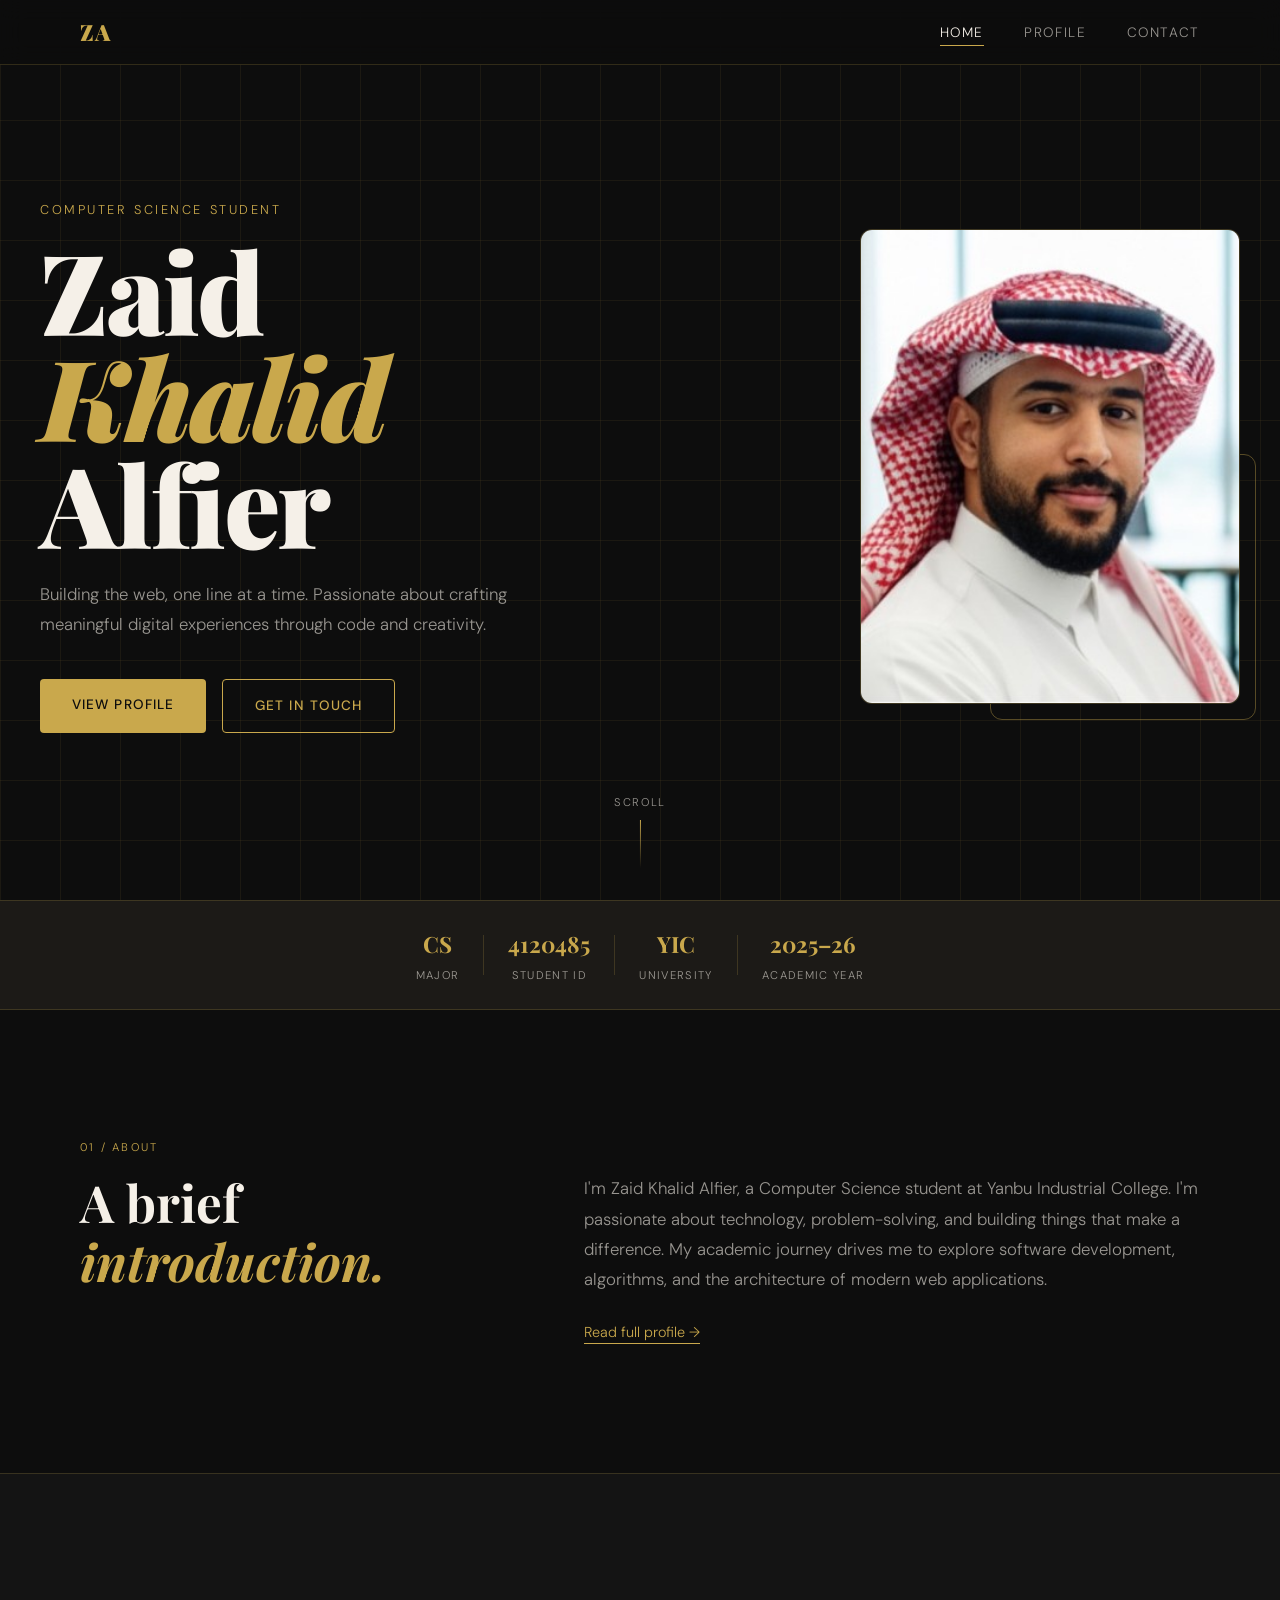
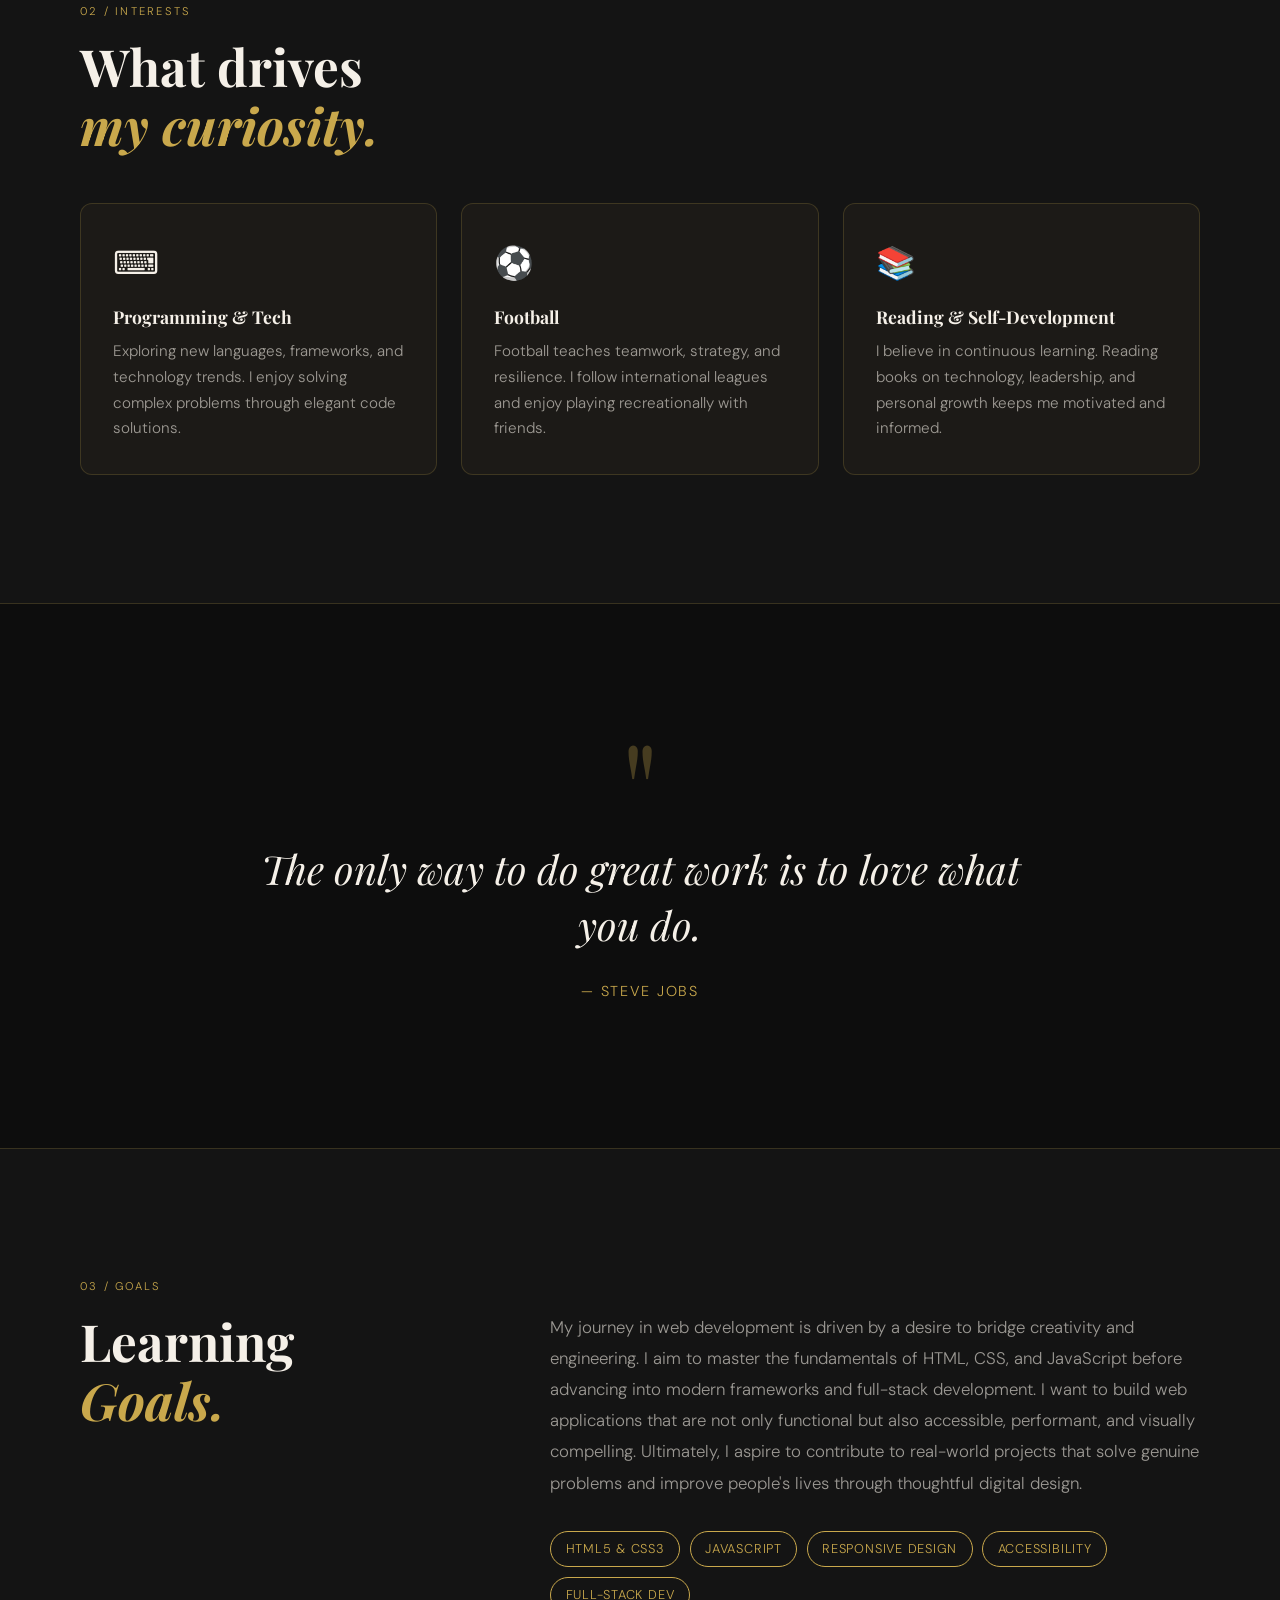
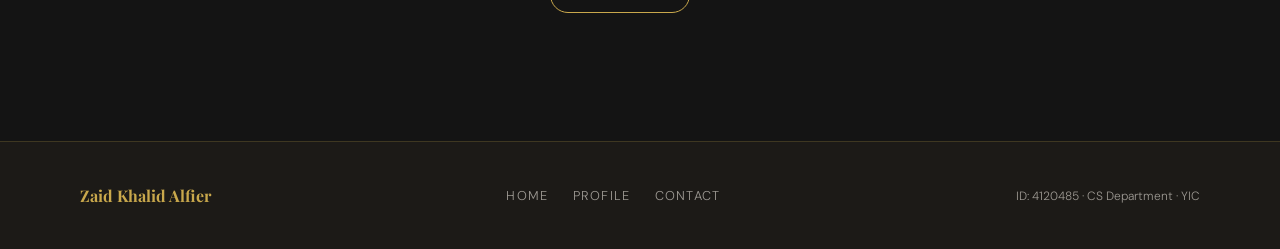
<file: index.html>
<!DOCTYPE html>
<html lang="en">
<head>
  <meta charset="UTF-8" />
  <meta name="viewport" content="width=device-width, initial-scale=1.0" />
  <title>Zaid Khalid Alfier — Portfolio</title>
  <link rel="stylesheet" href="style.css" />
  <link rel="preconnect" href="https://fonts.googleapis.com">
  <link href="https://fonts.googleapis.com/css2?family=Playfair+Display:wght@400;700;900&family=DM+Sans:wght@300;400;500&display=swap" rel="stylesheet">
</head>
<body>

  <!-- NAVIGATION -->
  <header class="site-header">
    <nav class="nav" role="navigation" aria-label="Main navigation">
      <a href="index.html" class="nav-logo" aria-label="Home">ZA</a>
      <ul class="nav-links" role="list">
        <li><a href="index.html" class="nav-link active" aria-current="page">Home</a></li>
        <li><a href="profile.html" class="nav-link">Profile</a></li>
        <li><a href="contact.html" class="nav-link">Contact</a></li>
      </ul>
      <button class="menu-toggle" aria-label="Toggle menu" aria-expanded="false" onclick="toggleMenu(this)">
        <span></span><span></span><span></span>
      </button>
    </nav>
    <div class="mobile-menu" id="mobileMenu" role="navigation" aria-label="Mobile navigation">
      <a href="index.html" class="mob-link active">Home</a>
      <a href="profile.html" class="mob-link">Profile</a>
      <a href="contact.html" class="mob-link">Contact</a>
    </div>
  </header>

  <main>

    <!-- HERO -->
    <section class="hero" aria-label="Introduction">
      <div class="hero-bg-grid" aria-hidden="true"></div>
      <div class="hero-content">
        <div class="hero-text">
          <p class="hero-eyebrow">Computer Science Student</p>
          <h1 class="hero-title">
            Zaid<br/>
            <span class="hero-title-accent">Khalid</span><br/>
            Alfier
          </h1>
          <p class="hero-subtitle">Building the web, one line at a time. Passionate about crafting meaningful digital experiences through code and creativity.</p>
          <div class="hero-cta" role="group" aria-label="Call to action buttons">
            <a href="profile.html" class="btn-primary">View Profile</a>
            <a href="contact.html" class="btn-secondary">Get In Touch</a>
          </div>
        </div>
        <div class="hero-photo-wrap" aria-label="Profile photo">
          <div class="hero-photo-frame">
            <img src="photo_4120485.jpg" alt="Zaid Khalid Alfier — profile photo" class="hero-photo" onerror="this.style.display='none'; this.nextElementSibling.style.display='flex';" />
            <div class="photo-fallback" aria-label="ZKA initials placeholder">ZKA</div>
          </div>
          <div class="hero-photo-deco" aria-hidden="true"></div>
        </div>
      </div>
      <div class="hero-scroll-hint" aria-hidden="true">
        <span>scroll</span>
        <div class="scroll-line"></div>
      </div>
    </section>

    <!-- QUICK STATS -->
    <section class="stats-bar" aria-label="Quick facts">
      <div class="stats-inner">
        <div class="stat">
          <span class="stat-num">CS</span>
          <span class="stat-label">Major</span>
        </div>
        <div class="stat-divider" aria-hidden="true"></div>
        <div class="stat">
          <span class="stat-num">4120485</span>
          <span class="stat-label">Student ID</span>
        </div>
        <div class="stat-divider" aria-hidden="true"></div>
        <div class="stat">
          <span class="stat-num">YIC</span>
          <span class="stat-label">University</span>
        </div>
        <div class="stat-divider" aria-hidden="true"></div>
        <div class="stat">
          <span class="stat-num">2025–26</span>
          <span class="stat-label">Academic Year</span>
        </div>
      </div>
    </section>

    <!-- ABOUT SNAPSHOT -->
    <section class="about-snap" aria-labelledby="about-heading">
      <div class="container">
        <div class="section-label" aria-hidden="true">01 / About</div>
        <div class="about-grid">
          <div class="about-left">
            <h2 id="about-heading" class="section-title">A brief<br/><em>introduction.</em></h2>
          </div>
          <div class="about-right">
            <p class="about-text">I'm Zaid Khalid Alfier, a Computer Science student at Yanbu Industrial College. I'm passionate about technology, problem-solving, and building things that make a difference. My academic journey drives me to explore software development, algorithms, and the architecture of modern web applications.</p>
            <a href="profile.html" class="text-link" aria-label="Read full profile">Read full profile →</a>
          </div>
        </div>
      </div>
    </section>

    <!-- INTERESTS -->
    <section class="interests" aria-labelledby="interests-heading">
      <div class="container">
        <div class="section-label" aria-hidden="true">02 / Interests</div>
        <h2 id="interests-heading" class="section-title">What drives<br/><em>my curiosity.</em></h2>
        <div class="interests-grid" role="list">
          <article class="interest-card" role="listitem">
            <div class="interest-icon" aria-hidden="true">⌨️</div>
            <h3>Programming & Tech</h3>
            <p>Exploring new languages, frameworks, and technology trends. I enjoy solving complex problems through elegant code solutions.</p>
          </article>
          <article class="interest-card" role="listitem">
            <div class="interest-icon" aria-hidden="true">⚽</div>
            <h3>Football</h3>
            <p>Football teaches teamwork, strategy, and resilience. I follow international leagues and enjoy playing recreationally with friends.</p>
          </article>
          <article class="interest-card" role="listitem">
            <div class="interest-icon" aria-hidden="true">📚</div>
            <h3>Reading & Self-Development</h3>
            <p>I believe in continuous learning. Reading books on technology, leadership, and personal growth keeps me motivated and informed.</p>
          </article>
        </div>
      </div>
    </section>

    <!-- QUOTE -->
    <section class="quote-section" aria-labelledby="quote-heading">
      <div class="container">
        <h2 class="sr-only" id="quote-heading">Favorite Quote</h2>
        <blockquote class="featured-quote">
          <div class="quote-mark" aria-hidden="true">"</div>
          <p class="quote-text">The only way to do great work is to love what you do.</p>
          <footer class="quote-attribution">
            <cite>— Steve Jobs</cite>
          </footer>
        </blockquote>
      </div>
    </section>

    <!-- LEARNING GOALS -->
    <section class="goals" aria-labelledby="goals-heading">
      <div class="container">
        <div class="section-label" aria-hidden="true">03 / Goals</div>
        <div class="goals-grid">
          <div class="goals-left">
            <h2 id="goals-heading" class="section-title">Learning<br/><em>Goals.</em></h2>
          </div>
          <div class="goals-right">
            <p class="goals-text">My journey in web development is driven by a desire to bridge creativity and engineering. I aim to master the fundamentals of HTML, CSS, and JavaScript before advancing into modern frameworks and full-stack development. I want to build web applications that are not only functional but also accessible, performant, and visually compelling. Ultimately, I aspire to contribute to real-world projects that solve genuine problems and improve people's lives through thoughtful digital design.</p>
            <div class="goals-tags" role="list" aria-label="Learning topics">
              <span class="tag" role="listitem">HTML5 & CSS3</span>
              <span class="tag" role="listitem">JavaScript</span>
              <span class="tag" role="listitem">Responsive Design</span>
              <span class="tag" role="listitem">Accessibility</span>
              <span class="tag" role="listitem">Full-Stack Dev</span>
            </div>
          </div>
        </div>
      </div>
    </section>

  </main>

  <!-- FOOTER -->
  <footer class="site-footer" role="contentinfo">
    <div class="container footer-inner">
      <p class="footer-name">Zaid Khalid Alfier</p>
      <nav class="footer-nav" aria-label="Footer navigation">
        <a href="index.html">Home</a>
        <a href="profile.html">Profile</a>
        <a href="contact.html">Contact</a>
      </nav>
      <p class="footer-id">ID: 4120485 · CS Department · YIC</p>
    </div>
  </footer>

  <script>
    function toggleMenu(btn) {
      const menu = document.getElementById('mobileMenu');
      const expanded = btn.getAttribute('aria-expanded') === 'true';
      btn.setAttribute('aria-expanded', !expanded);
      menu.classList.toggle('open');
    }
  </script>
</body>
</html>
</file>
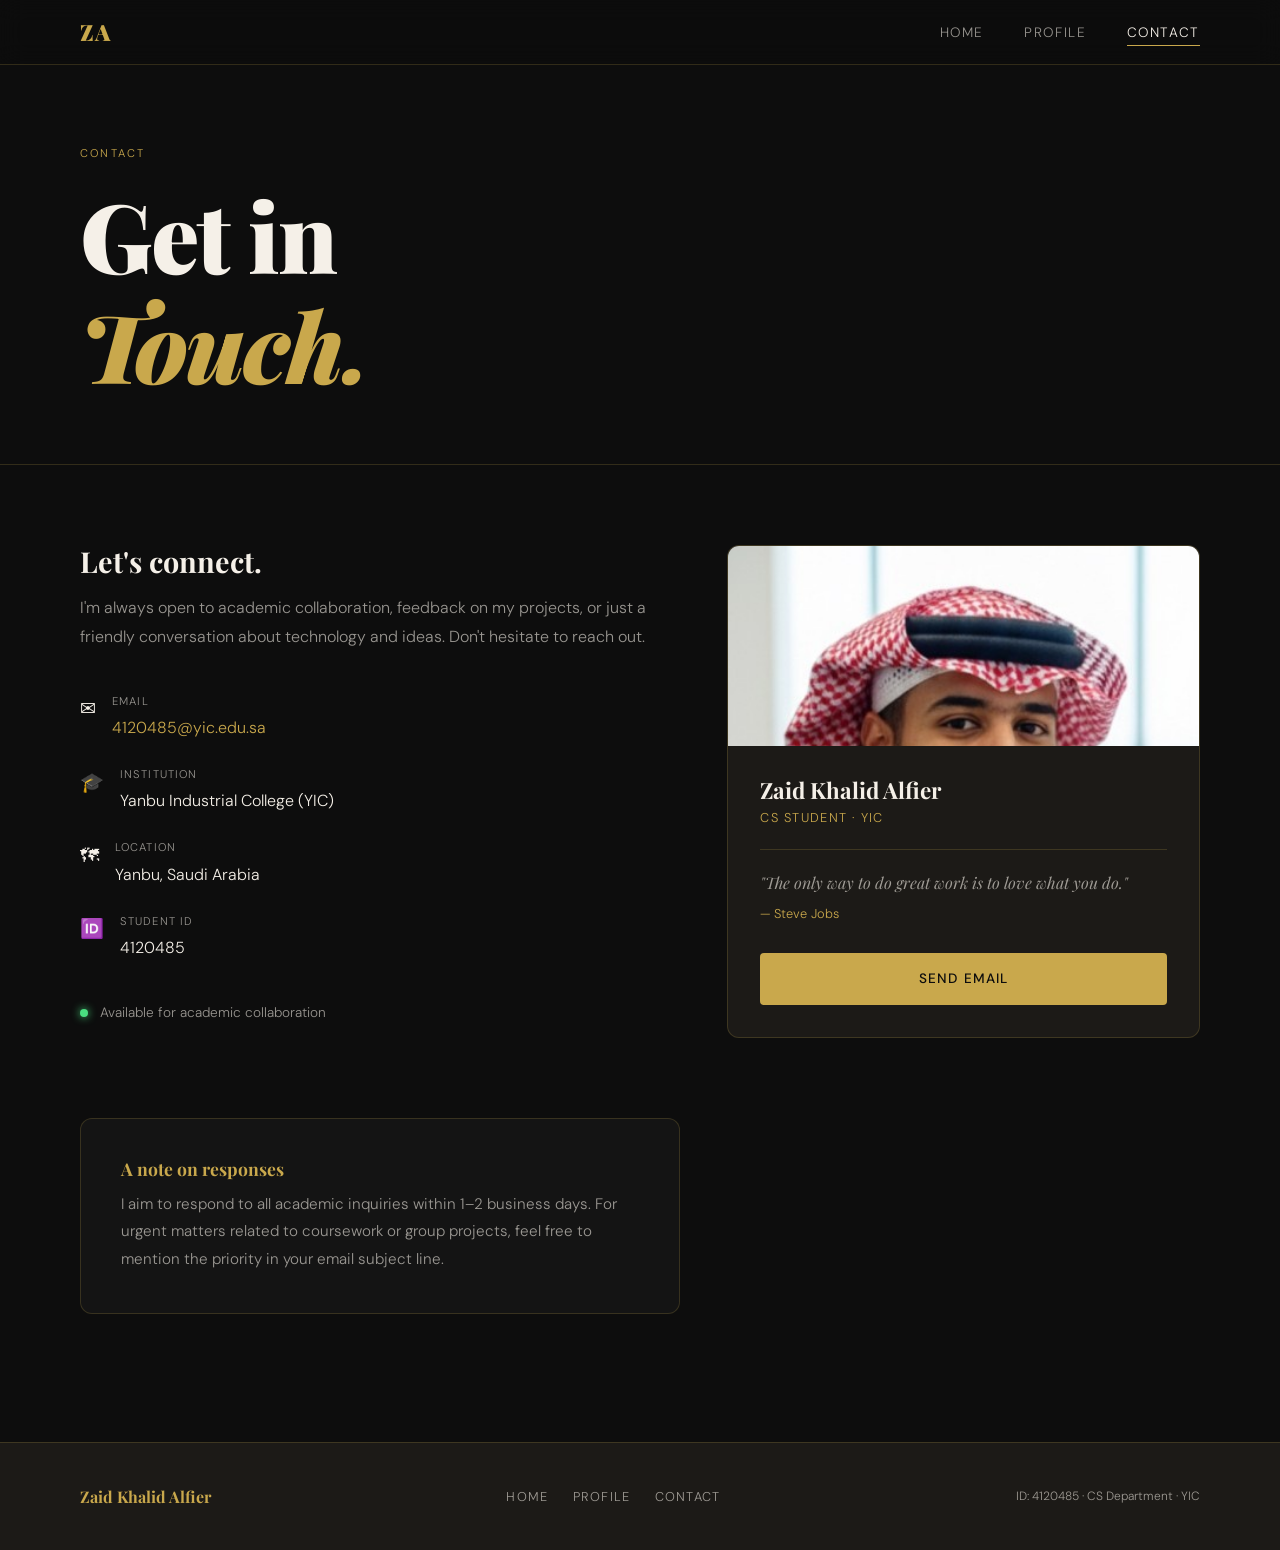
<file: contact.html>
<!DOCTYPE html>
<html lang="en">
<head>
  <meta charset="UTF-8" />
  <meta name="viewport" content="width=device-width, initial-scale=1.0" />
  <title>Contact — Zaid Khalid Alfier</title>
  <link rel="stylesheet" href="style.css" />
  <link rel="preconnect" href="https://fonts.googleapis.com">
  <link href="https://fonts.googleapis.com/css2?family=Playfair+Display:wght@400;700;900&family=DM+Sans:wght@300;400;500&display=swap" rel="stylesheet">
</head>
<body>

  <header class="site-header">
    <nav class="nav" role="navigation" aria-label="Main navigation">
      <a href="index.html" class="nav-logo" aria-label="Home">ZA</a>
      <ul class="nav-links" role="list">
        <li><a href="index.html" class="nav-link">Home</a></li>
        <li><a href="profile.html" class="nav-link">Profile</a></li>
        <li><a href="contact.html" class="nav-link active" aria-current="page">Contact</a></li>
      </ul>
      <button class="menu-toggle" aria-label="Toggle menu" aria-expanded="false" onclick="toggleMenu(this)">
        <span></span><span></span><span></span>
      </button>
    </nav>
    <div class="mobile-menu" id="mobileMenu" role="navigation" aria-label="Mobile navigation">
      <a href="index.html" class="mob-link">Home</a>
      <a href="profile.html" class="mob-link">Profile</a>
      <a href="contact.html" class="mob-link active">Contact</a>
    </div>
  </header>

  <main>

    <!-- PAGE HERO -->
    <section class="page-hero" aria-label="Page title">
      <div class="container">
        <div class="section-label" aria-hidden="true">Contact</div>
        <h1 class="page-title">Get in<br/><em>Touch.</em></h1>
      </div>
    </section>

    <!-- CONTACT LAYOUT -->
    <section class="contact-section" aria-labelledby="contact-heading">
      <div class="container">
        <div class="contact-grid">

          <!-- LEFT: INFO -->
          <div class="contact-info" aria-labelledby="contact-heading">
            <h2 id="contact-heading" class="contact-info-title">Let's connect.</h2>
            <p class="contact-info-text">I'm always open to academic collaboration, feedback on my projects, or just a friendly conversation about technology and ideas. Don't hesitate to reach out.</p>

            <ul class="contact-details" role="list">
              <li class="contact-detail-item" role="listitem">
                <div class="contact-icon" aria-hidden="true">✉</div>
                <div>
                  <p class="contact-detail-label">Email</p>
                  <a href="mailto:4120485@yic.edu.sa" class="contact-detail-value">4120485@yic.edu.sa</a>
                </div>
              </li>
              <li class="contact-detail-item" role="listitem">
                <div class="contact-icon" aria-hidden="true">🎓</div>
                <div>
                  <p class="contact-detail-label">Institution</p>
                  <p class="contact-detail-value">Yanbu Industrial College (YIC)</p>
                </div>
              </li>
              <li class="contact-detail-item" role="listitem">
                <div class="contact-icon" aria-hidden="true">🗺</div>
                <div>
                  <p class="contact-detail-label">Location</p>
                  <p class="contact-detail-value">Yanbu, Saudi Arabia</p>
                </div>
              </li>
              <li class="contact-detail-item" role="listitem">
                <div class="contact-icon" aria-hidden="true">🆔</div>
                <div>
                  <p class="contact-detail-label">Student ID</p>
                  <p class="contact-detail-value">4120485</p>
                </div>
              </li>
            </ul>

            <div class="contact-availability" role="status">
              <span class="avail-dot" aria-hidden="true"></span>
              <span>Available for academic collaboration</span>
            </div>
          </div>

          <!-- RIGHT: CONTACT CARD -->
          <div class="contact-card-wrap">
            <div class="contact-card" aria-label="Contact information card">
              <div class="card-photo-area">
                <img src="photo_4120485.jpg" alt="Zaid Khalid Alfier" class="card-photo" onerror="this.style.display='none'; this.nextElementSibling.style.display='flex';" />
                <div class="photo-fallback" aria-label="ZKA initials placeholder">ZKA</div>
              </div>
              <div class="card-body">
                <h3 class="card-name">Zaid Khalid Alfier</h3>
                <p class="card-role">CS Student · YIC</p>
                <hr class="card-divider" aria-hidden="true" />
                <p class="card-quote">"The only way to do great work is to love what you do."</p>
                <p class="card-quote-attr">— Steve Jobs</p>
                <a href="mailto:4120485@yic.edu.sa" class="btn-primary card-btn" aria-label="Send email to Zaid">Send Email</a>
              </div>
            </div>
          </div>

        </div>

        <!-- ADDITIONAL INFO -->
        <div class="contact-bottom" aria-labelledby="response-heading">
          <h2 id="response-heading" class="contact-bottom-title">A note on responses</h2>
          <p>I aim to respond to all academic inquiries within 1–2 business days. For urgent matters related to coursework or group projects, feel free to mention the priority in your email subject line.</p>
        </div>

      </div>
    </section>

  </main>

  <footer class="site-footer" role="contentinfo">
    <div class="container footer-inner">
      <p class="footer-name">Zaid Khalid Alfier</p>
      <nav class="footer-nav" aria-label="Footer navigation">
        <a href="index.html">Home</a>
        <a href="profile.html">Profile</a>
        <a href="contact.html">Contact</a>
      </nav>
      <p class="footer-id">ID: 4120485 · CS Department · YIC</p>
    </div>
  </footer>

  <script>
    function toggleMenu(btn) {
      const menu = document.getElementById('mobileMenu');
      const expanded = btn.getAttribute('aria-expanded') === 'true';
      btn.setAttribute('aria-expanded', !expanded);
      menu.classList.toggle('open');
    }
  </script>
</body>
</html>
</file>
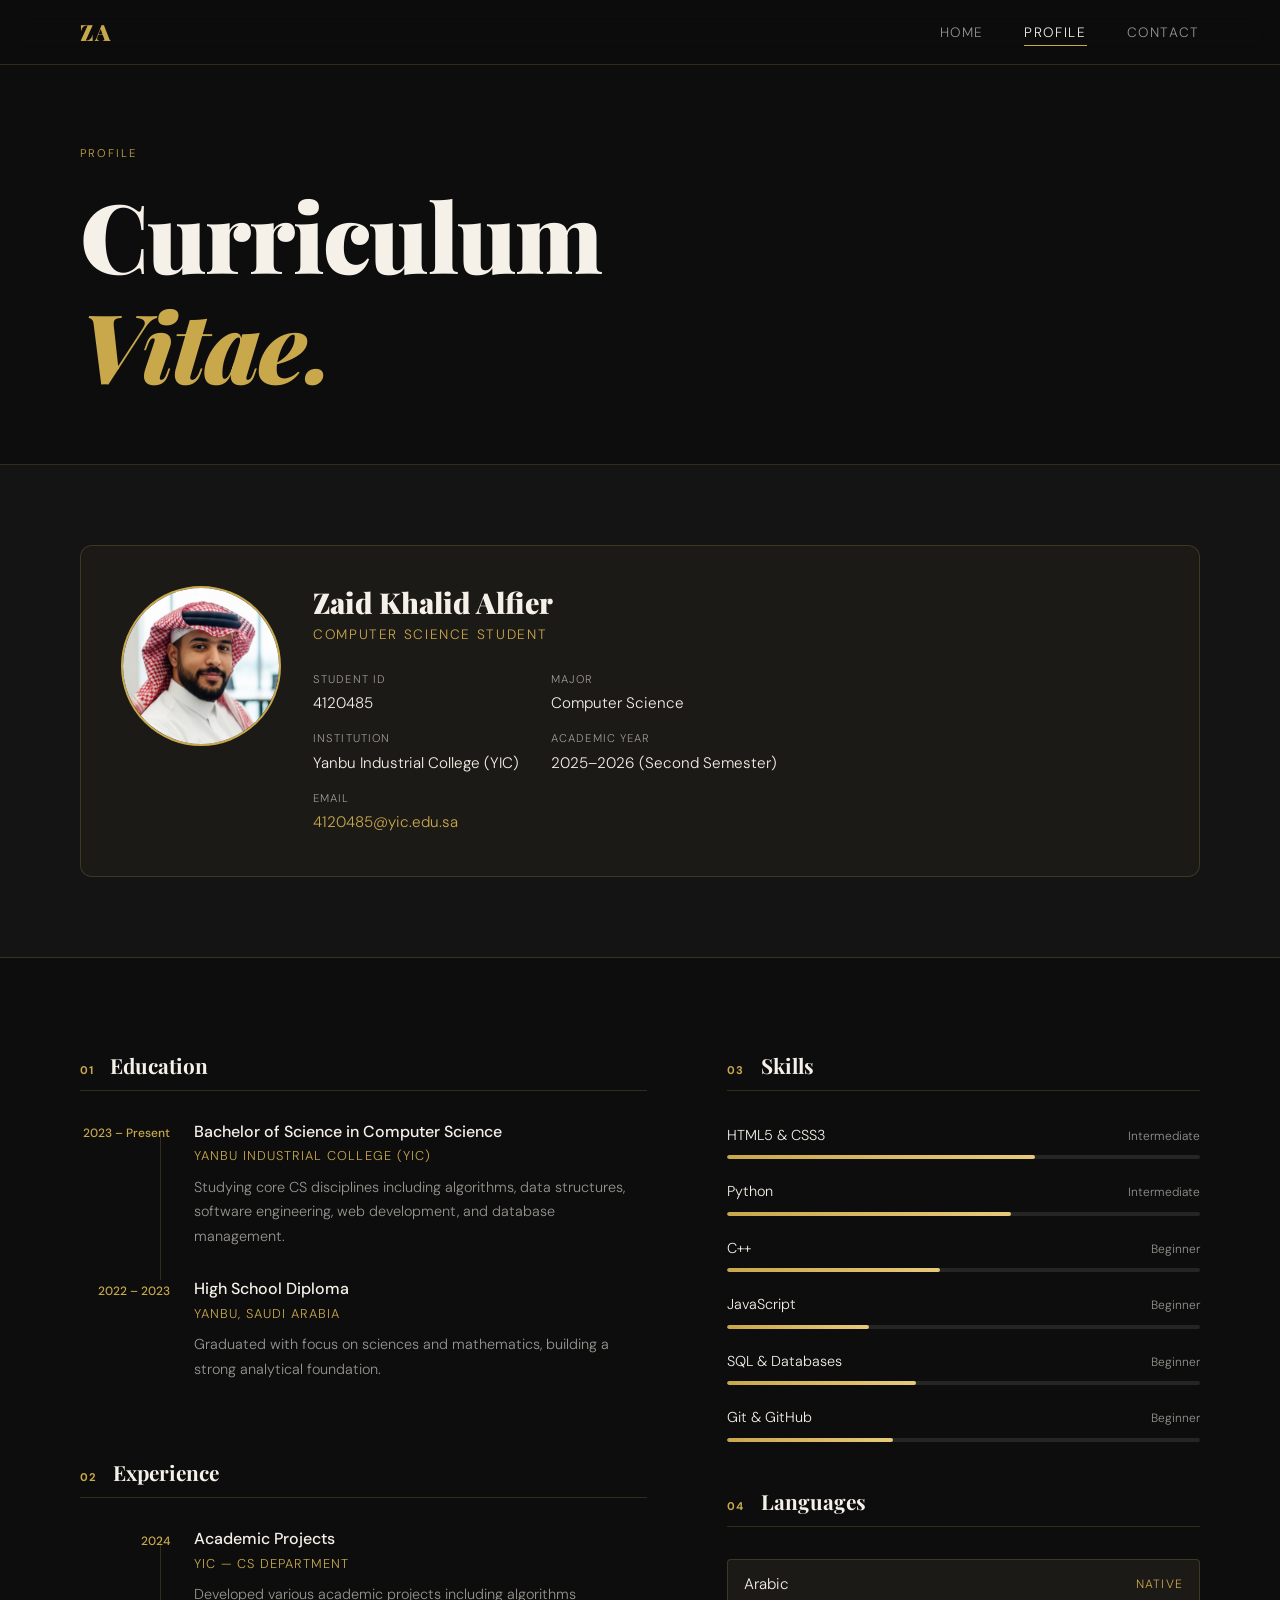
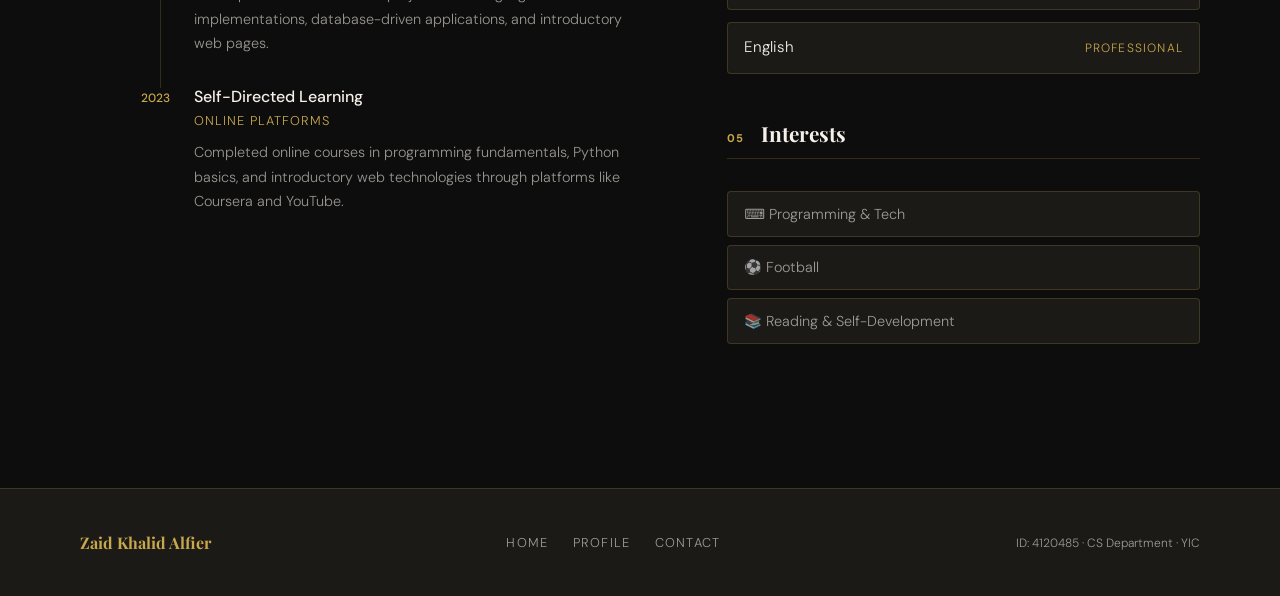
<file: profile.html>
<!DOCTYPE html>
<html lang="en">
<head>
  <meta charset="UTF-8" />
  <meta name="viewport" content="width=device-width, initial-scale=1.0" />
  <title>Profile — Zaid Khalid Alfier</title>
  <link rel="stylesheet" href="style.css" />
  <link rel="preconnect" href="https://fonts.googleapis.com">
  <link href="https://fonts.googleapis.com/css2?family=Playfair+Display:wght@400;700;900&family=DM+Sans:wght@300;400;500&display=swap" rel="stylesheet">
</head>
<body>

  <header class="site-header">
    <nav class="nav" role="navigation" aria-label="Main navigation">
      <a href="index.html" class="nav-logo" aria-label="Home">ZA</a>
      <ul class="nav-links" role="list">
        <li><a href="index.html" class="nav-link">Home</a></li>
        <li><a href="profile.html" class="nav-link active" aria-current="page">Profile</a></li>
        <li><a href="contact.html" class="nav-link">Contact</a></li>
      </ul>
      <button class="menu-toggle" aria-label="Toggle menu" aria-expanded="false" onclick="toggleMenu(this)">
        <span></span><span></span><span></span>
      </button>
    </nav>
    <div class="mobile-menu" id="mobileMenu" role="navigation" aria-label="Mobile navigation">
      <a href="index.html" class="mob-link">Home</a>
      <a href="profile.html" class="mob-link active">Profile</a>
      <a href="contact.html" class="mob-link">Contact</a>
    </div>
  </header>

  <main>

    <!-- PAGE HERO -->
    <section class="page-hero" aria-label="Page title">
      <div class="container">
        <div class="section-label" aria-hidden="true">Profile</div>
        <h1 class="page-title">Curriculum<br/><em>Vitae.</em></h1>
      </div>
    </section>

    <!-- PROFILE CARD -->
    <section class="profile-section" aria-labelledby="profile-id">
      <div class="container">
        <div class="profile-card">
          <div class="profile-card-photo">
            <img src="photo_4120485.jpg" alt="Zaid Khalid Alfier" class="profile-img" onerror="this.style.display='none'; this.nextElementSibling.style.display='flex';" />
            <div class="photo-fallback large" aria-label="ZKA initials placeholder">ZKA</div>
          </div>
          <div class="profile-card-info">
            <h2 id="profile-id" class="profile-name">Zaid Khalid Alfier</h2>
            <p class="profile-role">Computer Science Student</p>
            <dl class="profile-meta">
              <div class="meta-row">
                <dt>Student ID</dt>
                <dd>4120485</dd>
              </div>
              <div class="meta-row">
                <dt>Major</dt>
                <dd>Computer Science</dd>
              </div>
              <div class="meta-row">
                <dt>Institution</dt>
                <dd>Yanbu Industrial College (YIC)</dd>
              </div>
              <div class="meta-row">
                <dt>Academic Year</dt>
                <dd>2025–2026 (Second Semester)</dd>
              </div>
              <div class="meta-row">
                <dt>Email</dt>
                <dd><a href="mailto:4120485@yic.edu.sa">4120485@yic.edu.sa</a></dd>
              </div>
            </dl>
          </div>
        </div>
      </div>
    </section>

    <!-- CV CONTENT GRID -->
    <section class="cv-section" aria-label="Curriculum Vitae details">
      <div class="container">
        <div class="cv-grid">

          <!-- LEFT COLUMN -->
          <div class="cv-left">

            <!-- EDUCATION -->
            <article class="cv-block" aria-labelledby="edu-heading">
              <h2 id="edu-heading" class="cv-block-title">
                <span class="cv-num" aria-hidden="true">01</span>
                Education
              </h2>
              <div class="cv-timeline">
                <div class="timeline-item">
                  <div class="timeline-year">2023 – Present</div>
                  <div class="timeline-content">
                    <h3>Bachelor of Science in Computer Science</h3>
                    <p class="timeline-place">Yanbu Industrial College (YIC)</p>
                    <p>Studying core CS disciplines including algorithms, data structures, software engineering, web development, and database management.</p>
                  </div>
                </div>
                <div class="timeline-item">
                  <div class="timeline-year">2022 – 2023</div>
                  <div class="timeline-content">
                    <h3>High School Diploma</h3>
                    <p class="timeline-place">Yanbu, Saudi Arabia</p>
                    <p>Graduated with focus on sciences and mathematics, building a strong analytical foundation.</p>
                  </div>
                </div>
              </div>
            </article>

            <!-- EXPERIENCE -->
            <article class="cv-block" aria-labelledby="exp-heading">
              <h2 id="exp-heading" class="cv-block-title">
                <span class="cv-num" aria-hidden="true">02</span>
                Experience
              </h2>
              <div class="cv-timeline">
                <div class="timeline-item">
                  <div class="timeline-year">2024</div>
                  <div class="timeline-content">
                    <h3>Academic Projects</h3>
                    <p class="timeline-place">YIC — CS Department</p>
                    <p>Developed various academic projects including algorithms implementations, database-driven applications, and introductory web pages.</p>
                  </div>
                </div>
                <div class="timeline-item">
                  <div class="timeline-year">2023</div>
                  <div class="timeline-content">
                    <h3>Self-Directed Learning</h3>
                    <p class="timeline-place">Online Platforms</p>
                    <p>Completed online courses in programming fundamentals, Python basics, and introductory web technologies through platforms like Coursera and YouTube.</p>
                  </div>
                </div>
              </div>
            </article>

          </div>

          <!-- RIGHT COLUMN -->
          <div class="cv-right">

            <!-- SKILLS -->
            <article class="cv-block" aria-labelledby="skills-heading">
              <h2 id="skills-heading" class="cv-block-title">
                <span class="cv-num" aria-hidden="true">03</span>
                Skills
              </h2>
              <div class="skills-list">
                <div class="skill-item">
                  <div class="skill-header">
                    <span class="skill-name">HTML5 & CSS3</span>
                    <span class="skill-level" aria-label="Intermediate">Intermediate</span>
                  </div>
                  <div class="skill-bar" role="progressbar" aria-valuenow="65" aria-valuemin="0" aria-valuemax="100" aria-label="HTML5 & CSS3 skill: 65%">
                    <div class="skill-fill" style="--w:65%"></div>
                  </div>
                </div>
                <div class="skill-item">
                  <div class="skill-header">
                    <span class="skill-name">Python</span>
                    <span class="skill-level" aria-label="Intermediate">Intermediate</span>
                  </div>
                  <div class="skill-bar" role="progressbar" aria-valuenow="60" aria-valuemin="0" aria-valuemax="100" aria-label="Python skill: 60%">
                    <div class="skill-fill" style="--w:60%"></div>
                  </div>
                </div>
                <div class="skill-item">
                  <div class="skill-header">
                    <span class="skill-name">C++</span>
                    <span class="skill-level" aria-label="Beginner">Beginner</span>
                  </div>
                  <div class="skill-bar" role="progressbar" aria-valuenow="45" aria-valuemin="0" aria-valuemax="100" aria-label="C++ skill: 45%">
                    <div class="skill-fill" style="--w:45%"></div>
                  </div>
                </div>
                <div class="skill-item">
                  <div class="skill-header">
                    <span class="skill-name">JavaScript</span>
                    <span class="skill-level" aria-label="Beginner">Beginner</span>
                  </div>
                  <div class="skill-bar" role="progressbar" aria-valuenow="30" aria-valuemin="0" aria-valuemax="100" aria-label="JavaScript skill: 30%">
                    <div class="skill-fill" style="--w:30%"></div>
                  </div>
                </div>
                <div class="skill-item">
                  <div class="skill-header">
                    <span class="skill-name">SQL & Databases</span>
                    <span class="skill-level" aria-label="Beginner">Beginner</span>
                  </div>
                  <div class="skill-bar" role="progressbar" aria-valuenow="40" aria-valuemin="0" aria-valuemax="100" aria-label="SQL skill: 40%">
                    <div class="skill-fill" style="--w:40%"></div>
                  </div>
                </div>
                <div class="skill-item">
                  <div class="skill-header">
                    <span class="skill-name">Git & GitHub</span>
                    <span class="skill-level" aria-label="Beginner">Beginner</span>
                  </div>
                  <div class="skill-bar" role="progressbar" aria-valuenow="35" aria-valuemin="0" aria-valuemax="100" aria-label="Git skill: 35%">
                    <div class="skill-fill" style="--w:35%"></div>
                  </div>
                </div>
              </div>
            </article>

            <!-- LANGUAGES -->
            <article class="cv-block" aria-labelledby="lang-heading">
              <h2 id="lang-heading" class="cv-block-title">
                <span class="cv-num" aria-hidden="true">04</span>
                Languages
              </h2>
              <ul class="lang-list" role="list">
                <li class="lang-item">
                  <span class="lang-name">Arabic</span>
                  <span class="lang-prof">Native</span>
                </li>
                <li class="lang-item">
                  <span class="lang-name">English</span>
                  <span class="lang-prof">Professional</span>
                </li>
              </ul>
            </article>

            <!-- INTERESTS -->
            <article class="cv-block" aria-labelledby="int-heading">
              <h2 id="int-heading" class="cv-block-title">
                <span class="cv-num" aria-hidden="true">05</span>
                Interests
              </h2>
              <ul class="interest-tags" role="list">
                <li role="listitem">⌨️ Programming & Tech</li>
                <li role="listitem">⚽ Football</li>
                <li role="listitem">📚 Reading & Self-Development</li>
              </ul>
            </article>

          </div>
        </div>
      </div>
    </section>

  </main>

  <footer class="site-footer" role="contentinfo">
    <div class="container footer-inner">
      <p class="footer-name">Zaid Khalid Alfier</p>
      <nav class="footer-nav" aria-label="Footer navigation">
        <a href="index.html">Home</a>
        <a href="profile.html">Profile</a>
        <a href="contact.html">Contact</a>
      </nav>
      <p class="footer-id">ID: 4120485 · CS Department · YIC</p>
    </div>
  </footer>

  <script>
    function toggleMenu(btn) {
      const menu = document.getElementById('mobileMenu');
      const expanded = btn.getAttribute('aria-expanded') === 'true';
      btn.setAttribute('aria-expanded', !expanded);
      menu.classList.toggle('open');
    }
  </script>
</body>
</html>
</file>
<file: style.css>
/* ============================================================
   ZAID KHALID ALFIER — PORTFOLIO CSS
   Mobile-first | Flexbox + CSS Grid | Accessible | No Framework
   ============================================================ */

/* ── RESET & BASE ───────────────────────────────────────────── */
*, *::before, *::after {
  box-sizing: border-box;
  margin: 0;
  padding: 0;
}

:root {
  --bg: #0d0d0d;
  --bg-2: #141414;
  --bg-3: #1c1a17;
  --gold: #c9a84c;
  --gold-light: #e8c97a;
  --gold-dim: rgba(201,168,76,0.15);
  --white: #f5f0e8;
  --white-dim: rgba(245,240,232,0.6);
  --white-faint: rgba(245,240,232,0.1);
  --border: rgba(201,168,76,0.2);

  --font-display: 'Playfair Display', Georgia, serif;
  --font-body: 'DM Sans', system-ui, sans-serif;

  --radius: 4px;
  --radius-lg: 12px;
  --nav-h: 64px;
  --transition: 0.3s ease;
}

html {
  scroll-behavior: smooth;
}

body {
  background-color: var(--bg);
  color: var(--white);
  font-family: var(--font-body);
  font-weight: 300;
  line-height: 1.7;
  -webkit-font-smoothing: antialiased;
}

/* ── ACCESSIBILITY ──────────────────────────────────────────── */
.sr-only {
  position: absolute;
  width: 1px; height: 1px;
  padding: 0; margin: -1px;
  overflow: hidden;
  clip: rect(0,0,0,0);
  white-space: nowrap;
  border: 0;
}

:focus-visible {
  outline: 2px solid var(--gold);
  outline-offset: 3px;
  border-radius: var(--radius);
}

/* ── TYPOGRAPHY ─────────────────────────────────────────────── */
h1, h2, h3 {
  font-family: var(--font-display);
  font-weight: 700;
  line-height: 1.15;
}

em {
  font-style: italic;
  color: var(--gold);
}

a {
  color: inherit;
  text-decoration: none;
  transition: color var(--transition);
}

img { max-width: 100%; display: block; }

/* ── LAYOUT UTILITIES ───────────────────────────────────────── */
.container {
  width: 100%;
  max-width: 1200px;
  margin: 0 auto;
  padding: 0 1.25rem;
}

@media (min-width: 768px) {
  .container { padding: 0 2.5rem; }
}

/* ── NAVIGATION ─────────────────────────────────────────────── */
.site-header {
  position: fixed;
  top: 0; left: 0; right: 0;
  z-index: 100;
  background: rgba(13,13,13,0.92);
  backdrop-filter: blur(12px);
  border-bottom: 1px solid var(--border);
}

.nav {
  display: flex;
  align-items: center;
  justify-content: space-between;
  height: var(--nav-h);
  max-width: 1200px;
  margin: 0 auto;
  padding: 0 1.25rem;
}

@media (min-width: 768px) {
  .nav { padding: 0 2.5rem; }
}

.nav-logo {
  font-family: var(--font-display);
  font-size: 1.4rem;
  font-weight: 900;
  color: var(--gold);
  letter-spacing: 0.05em;
  transition: opacity var(--transition);
}
.nav-logo:hover { opacity: 0.75; }

.nav-links {
  display: none;
  list-style: none;
  gap: 2.5rem;
}

@media (min-width: 640px) {
  .nav-links { display: flex; }
}

.nav-link {
  font-size: 0.85rem;
  letter-spacing: 0.12em;
  text-transform: uppercase;
  color: var(--white-dim);
  padding: 0.25rem 0;
  border-bottom: 1px solid transparent;
  transition: color var(--transition), border-color var(--transition);
}

.nav-link:hover,
.nav-link.active {
  color: var(--white);
  border-bottom-color: var(--gold);
}

/* Hamburger */
.menu-toggle {
  display: flex;
  flex-direction: column;
  justify-content: center;
  gap: 5px;
  width: 32px; height: 32px;
  background: none;
  border: none;
  cursor: pointer;
  padding: 0;
}

@media (min-width: 640px) {
  .menu-toggle { display: none; }
}

.menu-toggle span {
  display: block;
  height: 2px;
  background: var(--white);
  border-radius: 2px;
  transition: transform var(--transition), opacity var(--transition);
}

/* Mobile menu */
.mobile-menu {
  display: none;
  flex-direction: column;
  background: var(--bg-2);
  border-top: 1px solid var(--border);
  padding: 1rem 1.25rem 1.5rem;
  gap: 0.25rem;
}
.mobile-menu.open { display: flex; }

.mob-link {
  font-size: 1rem;
  padding: 0.6rem 0;
  border-bottom: 1px solid var(--white-faint);
  color: var(--white-dim);
  transition: color var(--transition);
}
.mob-link:last-child { border-bottom: none; }
.mob-link:hover, .mob-link.active { color: var(--gold); }

/* ── HERO ───────────────────────────────────────────────────── */
.hero {
  position: relative;
  min-height: 100svh;
  display: flex;
  flex-direction: column;
  justify-content: center;
  padding: calc(var(--nav-h) + 2rem) 1.25rem 4rem;
  overflow: hidden;
}

@media (min-width: 768px) {
  .hero { padding: calc(var(--nav-h) + 4rem) 2.5rem 6rem; }
}

.hero-bg-grid {
  position: absolute;
  inset: 0;
  background-image:
    linear-gradient(var(--border) 1px, transparent 1px),
    linear-gradient(90deg, var(--border) 1px, transparent 1px);
  background-size: 60px 60px;
  opacity: 0.4;
  pointer-events: none;
}

.hero-content {
  position: relative;
  max-width: 1200px;
  margin: 0 auto;
  width: 100%;
  display: flex;
  flex-direction: column;
  gap: 3rem;
  align-items: flex-start;
}

@media (min-width: 900px) {
  .hero-content {
    flex-direction: row;
    align-items: center;
    justify-content: space-between;
  }
}

.hero-text { flex: 1; }

.hero-eyebrow {
  font-size: 0.8rem;
  letter-spacing: 0.2em;
  text-transform: uppercase;
  color: var(--gold);
  margin-bottom: 1rem;
}

.hero-title {
  font-size: clamp(3rem, 10vw, 7rem);
  font-weight: 900;
  line-height: 0.95;
  letter-spacing: -0.02em;
  color: var(--white);
  margin-bottom: 1.5rem;
}

.hero-title-accent {
  color: var(--gold);
  font-style: italic;
}

.hero-subtitle {
  max-width: 480px;
  color: var(--white-dim);
  font-size: 1.05rem;
  margin-bottom: 2.5rem;
  line-height: 1.75;
}

.hero-cta {
  display: flex;
  flex-wrap: wrap;
  gap: 1rem;
}

/* Photo */
.hero-photo-wrap {
  position: relative;
  flex-shrink: 0;
}

.hero-photo-frame {
  position: relative;
  width: clamp(240px, 35vw, 380px);
  aspect-ratio: 4/5;
  border-radius: var(--radius-lg);
  overflow: hidden;
  border: 1px solid var(--border);
  background: var(--bg-3);
}

.hero-photo {
  width: 100%; height: 100%;
  object-fit: cover;
  object-position: top center;
}

.hero-photo-deco {
  position: absolute;
  bottom: -16px; right: -16px;
  width: 70%; aspect-ratio: 1;
  border: 1px solid var(--gold);
  border-radius: var(--radius-lg);
  z-index: -1;
  opacity: 0.4;
}

.photo-fallback {
  display: none;
  width: 100%; height: 100%;
  align-items: center;
  justify-content: center;
  font-family: var(--font-display);
  font-size: clamp(2.5rem, 8vw, 5rem);
  font-weight: 900;
  color: var(--gold);
  background: var(--bg-3);
}

.photo-fallback.large {
  font-size: 3.5rem;
}

/* Scroll hint */
.hero-scroll-hint {
  position: absolute;
  bottom: 2rem; left: 50%;
  transform: translateX(-50%);
  display: flex;
  flex-direction: column;
  align-items: center;
  gap: 0.5rem;
  font-size: 0.7rem;
  letter-spacing: 0.15em;
  text-transform: uppercase;
  color: var(--white-dim);
}

.scroll-line {
  width: 1px;
  height: 48px;
  background: linear-gradient(to bottom, var(--gold), transparent);
  animation: scrollDrop 1.5s ease-in-out infinite;
}

@keyframes scrollDrop {
  0% { transform: scaleY(0); transform-origin: top; }
  50% { transform: scaleY(1); transform-origin: top; }
  51% { transform: scaleY(1); transform-origin: bottom; }
  100% { transform: scaleY(0); transform-origin: bottom; }
}

/* ── BUTTONS ────────────────────────────────────────────────── */
.btn-primary {
  display: inline-block;
  background: var(--gold);
  color: var(--bg);
  font-family: var(--font-body);
  font-size: 0.85rem;
  font-weight: 500;
  letter-spacing: 0.08em;
  text-transform: uppercase;
  padding: 0.9rem 2rem;
  border-radius: var(--radius);
  transition: background var(--transition), transform var(--transition);
}
.btn-primary:hover {
  background: var(--gold-light);
  transform: translateY(-2px);
}

.btn-secondary {
  display: inline-block;
  border: 1px solid var(--gold);
  color: var(--gold);
  font-family: var(--font-body);
  font-size: 0.85rem;
  font-weight: 500;
  letter-spacing: 0.08em;
  text-transform: uppercase;
  padding: 0.9rem 2rem;
  border-radius: var(--radius);
  transition: background var(--transition), color var(--transition), transform var(--transition);
}
.btn-secondary:hover {
  background: var(--gold-dim);
  transform: translateY(-2px);
}

.text-link {
  font-size: 0.9rem;
  color: var(--gold);
  border-bottom: 1px solid var(--gold);
  padding-bottom: 2px;
  transition: opacity var(--transition);
}
.text-link:hover { opacity: 0.7; }

/* ── STATS BAR ──────────────────────────────────────────────── */
.stats-bar {
  background: var(--bg-3);
  border-top: 1px solid var(--border);
  border-bottom: 1px solid var(--border);
  padding: 1.5rem 1.25rem;
}

@media (min-width: 768px) {
  .stats-bar { padding: 1.5rem 2.5rem; }
}

.stats-inner {
  max-width: 1200px;
  margin: 0 auto;
  display: flex;
  flex-wrap: wrap;
  align-items: center;
  justify-content: center;
  gap: 1.5rem;
}

.stat {
  display: flex;
  flex-direction: column;
  align-items: center;
  gap: 0.2rem;
}

.stat-num {
  font-family: var(--font-display);
  font-size: 1.4rem;
  font-weight: 700;
  color: var(--gold);
}

.stat-label {
  font-size: 0.7rem;
  text-transform: uppercase;
  letter-spacing: 0.12em;
  color: var(--white-dim);
}

.stat-divider {
  width: 1px;
  height: 40px;
  background: var(--border);
  display: none;
}

@media (min-width: 480px) {
  .stat-divider { display: block; }
}

/* ── SECTION COMMON ─────────────────────────────────────────── */
.section-label {
  font-size: 0.7rem;
  letter-spacing: 0.2em;
  text-transform: uppercase;
  color: var(--gold);
  margin-bottom: 1rem;
}

.section-title {
  font-size: clamp(2rem, 5vw, 3.2rem);
  font-weight: 700;
  line-height: 1.15;
  color: var(--white);
}

/* ── ABOUT SNAP ─────────────────────────────────────────────── */
.about-snap {
  padding: 6rem 1.25rem;
}

@media (min-width: 768px) {
  .about-snap { padding: 8rem 2.5rem; }
}

.about-grid {
  display: grid;
  grid-template-columns: 1fr;
  gap: 2rem;
  margin-top: 0.5rem;
}

@media (min-width: 768px) {
  .about-grid {
    grid-template-columns: 1fr 1.4fr;
    gap: 4rem;
    align-items: start;
  }
}

.about-text {
  color: var(--white-dim);
  font-size: 1.05rem;
  line-height: 1.8;
  margin-bottom: 1.5rem;
}

/* ── INTERESTS ──────────────────────────────────────────────── */
.interests {
  padding: 6rem 1.25rem;
  background: var(--bg-2);
  border-top: 1px solid var(--border);
  border-bottom: 1px solid var(--border);
}

@media (min-width: 768px) {
  .interests { padding: 8rem 2.5rem; }
}

.interests .section-title {
  margin-bottom: 3rem;
}

.interests-grid {
  display: grid;
  grid-template-columns: 1fr;
  gap: 1.5rem;
}

@media (min-width: 640px) {
  .interests-grid { grid-template-columns: repeat(2, 1fr); }
}

@media (min-width: 900px) {
  .interests-grid { grid-template-columns: repeat(3, 1fr); }
}

.interest-card {
  background: var(--bg-3);
  border: 1px solid var(--border);
  border-radius: var(--radius-lg);
  padding: 2rem;
  transition: border-color var(--transition), transform var(--transition);
}

.interest-card:hover {
  border-color: var(--gold);
  transform: translateY(-4px);
}

.interest-icon {
  font-size: 2rem;
  margin-bottom: 1rem;
}

.interest-card h3 {
  font-size: 1.1rem;
  margin-bottom: 0.75rem;
  color: var(--white);
}

.interest-card p {
  color: var(--white-dim);
  font-size: 0.95rem;
  line-height: 1.7;
}

/* ── QUOTE ──────────────────────────────────────────────────── */
.quote-section {
  padding: 7rem 1.25rem;
  position: relative;
  overflow: hidden;
}

@media (min-width: 768px) {
  .quote-section { padding: 9rem 2.5rem; }
}

.featured-quote {
  position: relative;
  max-width: 800px;
  margin: 0 auto;
  text-align: center;
}

.quote-mark {
  font-family: var(--font-display);
  font-size: 8rem;
  line-height: 0.6;
  color: var(--gold);
  opacity: 0.3;
  margin-bottom: 1rem;
  display: block;
}

.quote-text {
  font-family: var(--font-display);
  font-size: clamp(1.5rem, 3.5vw, 2.5rem);
  font-style: italic;
  line-height: 1.4;
  color: var(--white);
  margin-bottom: 1.5rem;
}

.quote-attribution cite {
  font-size: 0.9rem;
  letter-spacing: 0.12em;
  text-transform: uppercase;
  color: var(--gold);
  font-style: normal;
}

/* ── GOALS ──────────────────────────────────────────────────── */
.goals {
  padding: 6rem 1.25rem;
  background: var(--bg-2);
  border-top: 1px solid var(--border);
}

@media (min-width: 768px) {
  .goals { padding: 8rem 2.5rem; }
}

.goals-grid {
  display: grid;
  grid-template-columns: 1fr;
  gap: 2rem;
}

@media (min-width: 768px) {
  .goals-grid {
    grid-template-columns: 1fr 1.6fr;
    gap: 4rem;
    align-items: start;
  }
}

.goals-text {
  color: var(--white-dim);
  font-size: 1.05rem;
  line-height: 1.85;
  margin-bottom: 2rem;
}

.goals-tags {
  display: flex;
  flex-wrap: wrap;
  gap: 0.6rem;
}

.tag {
  font-size: 0.8rem;
  letter-spacing: 0.06em;
  text-transform: uppercase;
  color: var(--gold);
  border: 1px solid var(--gold);
  padding: 0.4rem 0.9rem;
  border-radius: 100px;
  transition: background var(--transition);
}
.tag:hover { background: var(--gold-dim); }

/* ── PAGE HERO ──────────────────────────────────────────────── */
.page-hero {
  padding: calc(var(--nav-h) + 4rem) 1.25rem 3rem;
  border-bottom: 1px solid var(--border);
}

@media (min-width: 768px) {
  .page-hero { padding: calc(var(--nav-h) + 5rem) 2.5rem 4rem; }
}

.page-title {
  font-size: clamp(3rem, 8vw, 6rem);
  font-weight: 900;
  letter-spacing: -0.02em;
}

/* ── PROFILE SECTION ────────────────────────────────────────── */
.profile-section {
  padding: 4rem 1.25rem;
  background: var(--bg-2);
  border-bottom: 1px solid var(--border);
}

@media (min-width: 768px) {
  .profile-section { padding: 5rem 2.5rem; }
}

.profile-card {
  display: flex;
  flex-direction: column;
  gap: 2rem;
  background: var(--bg-3);
  border: 1px solid var(--border);
  border-radius: var(--radius-lg);
  padding: 2rem;
}

@media (min-width: 640px) {
  .profile-card {
    flex-direction: row;
    align-items: flex-start;
    padding: 2.5rem;
  }
}

.profile-card-photo {
  flex-shrink: 0;
  width: 160px;
  height: 160px;
  border-radius: 50%;
  overflow: hidden;
  border: 2px solid var(--gold);
  background: var(--bg);
}

.profile-img {
  width: 100%; height: 100%;
  object-fit: cover;
  object-position: top center;
}

.profile-name {
  font-size: 1.8rem;
  font-weight: 900;
  margin-bottom: 0.25rem;
}

.profile-role {
  font-size: 0.85rem;
  text-transform: uppercase;
  letter-spacing: 0.12em;
  color: var(--gold);
  margin-bottom: 1.5rem;
}

.profile-meta {
  display: grid;
  grid-template-columns: 1fr;
  gap: 0.75rem;
}

@media (min-width: 480px) {
  .profile-meta { grid-template-columns: repeat(2, 1fr); }
}

.meta-row {
  display: flex;
  flex-direction: column;
  gap: 0.15rem;
}

.meta-row dt {
  font-size: 0.7rem;
  text-transform: uppercase;
  letter-spacing: 0.1em;
  color: var(--white-dim);
}

.meta-row dd {
  font-size: 0.95rem;
  color: var(--white);
}

.meta-row dd a {
  color: var(--gold);
  border-bottom: 1px solid transparent;
  transition: border-color var(--transition);
}
.meta-row dd a:hover { border-bottom-color: var(--gold); }

/* ── CV SECTION ─────────────────────────────────────────────── */
.cv-section {
  padding: 5rem 1.25rem;
}

@media (min-width: 768px) {
  .cv-section { padding: 6rem 2.5rem; }
}

.cv-grid {
  display: grid;
  grid-template-columns: 1fr;
  gap: 3rem;
}

@media (min-width: 900px) {
  .cv-grid {
    grid-template-columns: 1.2fr 1fr;
    gap: 5rem;
  }
}

.cv-block {
  margin-bottom: 3rem;
}

.cv-block-title {
  display: flex;
  align-items: baseline;
  gap: 1rem;
  font-size: 1.3rem;
  font-weight: 700;
  margin-bottom: 2rem;
  padding-bottom: 0.75rem;
  border-bottom: 1px solid var(--border);
  color: var(--white);
}

.cv-num {
  font-size: 0.7rem;
  letter-spacing: 0.1em;
  color: var(--gold);
  font-family: var(--font-body);
}

/* Timeline */
.cv-timeline {
  display: flex;
  flex-direction: column;
  gap: 0;
}

.timeline-item {
  display: grid;
  grid-template-columns: 90px 1fr;
  gap: 1.5rem;
  padding-bottom: 2rem;
  position: relative;
}

.timeline-item::before {
  content: '';
  position: absolute;
  left: 80px;
  top: 8px; bottom: 0;
  width: 1px;
  background: var(--border);
}

.timeline-item:last-child::before { display: none; }

.timeline-year {
  font-size: 0.75rem;
  color: var(--gold);
  font-weight: 500;
  padding-top: 0.15rem;
  text-align: right;
  line-height: 1.4;
}

.timeline-content h3 {
  font-size: 1rem;
  font-weight: 500;
  font-family: var(--font-body);
  color: var(--white);
  margin-bottom: 0.25rem;
}

.timeline-place {
  font-size: 0.8rem;
  color: var(--gold);
  text-transform: uppercase;
  letter-spacing: 0.08em;
  margin-bottom: 0.5rem;
}

.timeline-content p:not(.timeline-place) {
  font-size: 0.9rem;
  color: var(--white-dim);
  line-height: 1.7;
}

/* Skills */
.skills-list {
  display: flex;
  flex-direction: column;
  gap: 1.25rem;
}

.skill-item {}

.skill-header {
  display: flex;
  justify-content: space-between;
  align-items: baseline;
  margin-bottom: 0.5rem;
}

.skill-name {
  font-size: 0.9rem;
  color: var(--white);
}

.skill-level {
  font-size: 0.75rem;
  color: var(--white-dim);
}

.skill-bar {
  height: 4px;
  background: var(--white-faint);
  border-radius: 2px;
  overflow: hidden;
}

.skill-fill {
  height: 100%;
  width: var(--w);
  background: linear-gradient(90deg, var(--gold), var(--gold-light));
  border-radius: 2px;
  animation: fillBar 1s ease-out forwards;
}

@keyframes fillBar {
  from { width: 0; }
  to { width: var(--w); }
}

/* Languages */
.lang-list {
  list-style: none;
  display: flex;
  flex-direction: column;
  gap: 0.75rem;
}

.lang-item {
  display: flex;
  justify-content: space-between;
  align-items: center;
  padding: 0.75rem 1rem;
  background: var(--bg-3);
  border: 1px solid var(--border);
  border-radius: var(--radius);
}

.lang-name {
  font-size: 0.95rem;
  color: var(--white);
}

.lang-prof {
  font-size: 0.75rem;
  text-transform: uppercase;
  letter-spacing: 0.1em;
  color: var(--gold);
}

/* Interest tags (CV page) */
.interest-tags {
  list-style: none;
  display: flex;
  flex-direction: column;
  gap: 0.5rem;
}

.interest-tags li {
  padding: 0.6rem 1rem;
  background: var(--bg-3);
  border: 1px solid var(--border);
  border-radius: var(--radius);
  font-size: 0.9rem;
  color: var(--white-dim);
}

/* ── CONTACT ────────────────────────────────────────────────── */
.contact-section {
  padding: 4rem 1.25rem 6rem;
}

@media (min-width: 768px) {
  .contact-section { padding: 5rem 2.5rem 8rem; }
}

.contact-grid {
  display: grid;
  grid-template-columns: 1fr;
  gap: 3rem;
  margin-bottom: 5rem;
}

@media (min-width: 900px) {
  .contact-grid {
    grid-template-columns: 1.2fr 1fr;
    gap: 5rem;
    align-items: start;
  }
}

.contact-info-title {
  font-size: 1.8rem;
  font-weight: 700;
  color: var(--white);
  margin-bottom: 1rem;
}

.contact-info-text {
  color: var(--white-dim);
  font-size: 1rem;
  line-height: 1.8;
  margin-bottom: 2.5rem;
}

.contact-details {
  list-style: none;
  display: flex;
  flex-direction: column;
  gap: 1.5rem;
  margin-bottom: 2.5rem;
}

.contact-detail-item {
  display: flex;
  align-items: flex-start;
  gap: 1rem;
}

.contact-icon {
  font-size: 1.2rem;
  flex-shrink: 0;
  margin-top: 0.1rem;
}

.contact-detail-label {
  font-size: 0.7rem;
  text-transform: uppercase;
  letter-spacing: 0.1em;
  color: var(--white-dim);
  margin-bottom: 0.2rem;
}

.contact-detail-value {
  font-size: 1rem;
  color: var(--white);
}

a.contact-detail-value {
  color: var(--gold);
  border-bottom: 1px solid transparent;
  transition: border-color var(--transition);
}
a.contact-detail-value:hover { border-bottom-color: var(--gold); }

.contact-availability {
  display: flex;
  align-items: center;
  gap: 0.75rem;
  font-size: 0.85rem;
  color: var(--white-dim);
}

.avail-dot {
  width: 8px; height: 8px;
  border-radius: 50%;
  background: #4ade80;
  box-shadow: 0 0 8px #4ade80;
  flex-shrink: 0;
  animation: pulse 2s ease-in-out infinite;
}

@keyframes pulse {
  0%, 100% { opacity: 1; }
  50% { opacity: 0.4; }
}

/* Contact card */
.contact-card-wrap {}

.contact-card {
  background: var(--bg-3);
  border: 1px solid var(--border);
  border-radius: var(--radius-lg);
  overflow: hidden;
}

.card-photo-area {
  height: 200px;
  background: var(--bg-2);
  overflow: hidden;
  position: relative;
}

.card-photo {
  width: 100%; height: 100%;
  object-fit: cover;
  object-position: top center;
}

.card-photo-area .photo-fallback {
  display: none;
  position: absolute; inset: 0;
  font-size: 4rem;
}

.card-body {
  padding: 2rem;
}

.card-name {
  font-size: 1.4rem;
  font-weight: 700;
  color: var(--white);
  margin-bottom: 0.2rem;
}

.card-role {
  font-size: 0.8rem;
  text-transform: uppercase;
  letter-spacing: 0.1em;
  color: var(--gold);
  margin-bottom: 1.25rem;
}

.card-divider {
  border: none;
  border-top: 1px solid var(--border);
  margin-bottom: 1.25rem;
}

.card-quote {
  font-family: var(--font-display);
  font-style: italic;
  font-size: 1rem;
  color: var(--white-dim);
  line-height: 1.6;
  margin-bottom: 0.5rem;
}

.card-quote-attr {
  font-size: 0.8rem;
  color: var(--gold);
  margin-bottom: 1.75rem;
}

.card-btn {
  display: block;
  text-align: center;
}

/* Contact bottom */
.contact-bottom {
  max-width: 600px;
  padding: 2.5rem;
  background: var(--bg-2);
  border: 1px solid var(--border);
  border-radius: var(--radius-lg);
}

.contact-bottom-title {
  font-size: 1.1rem;
  margin-bottom: 0.75rem;
  color: var(--gold);
}

.contact-bottom p {
  font-size: 0.95rem;
  color: var(--white-dim);
  line-height: 1.8;
}

/* ── FOOTER ─────────────────────────────────────────────────── */
.site-footer {
  background: var(--bg-3);
  border-top: 1px solid var(--border);
  padding: 2.5rem 1.25rem;
}

@media (min-width: 768px) {
  .site-footer { padding: 2.5rem 2.5rem; }
}

.footer-inner {
  display: flex;
  flex-direction: column;
  align-items: center;
  gap: 1rem;
  text-align: center;
}

@media (min-width: 640px) {
  .footer-inner {
    flex-direction: row;
    justify-content: space-between;
    text-align: left;
  }
}

.footer-name {
  font-family: var(--font-display);
  font-size: 1rem;
  font-weight: 700;
  color: var(--gold);
}

.footer-nav {
  display: flex;
  gap: 1.5rem;
}

.footer-nav a {
  font-size: 0.8rem;
  text-transform: uppercase;
  letter-spacing: 0.1em;
  color: var(--white-dim);
  transition: color var(--transition);
}
.footer-nav a:hover { color: var(--gold); }

.footer-id {
  font-size: 0.75rem;
  color: var(--white-dim);
}

/* ── PRINT ──────────────────────────────────────────────────── */
@media print {
  .site-header, .hero-scroll-hint, .menu-toggle, .btn-primary, .btn-secondary { display: none; }
  body { background: white; color: black; }
  .cv-grid { grid-template-columns: 1fr 1fr; }
}
</file>
